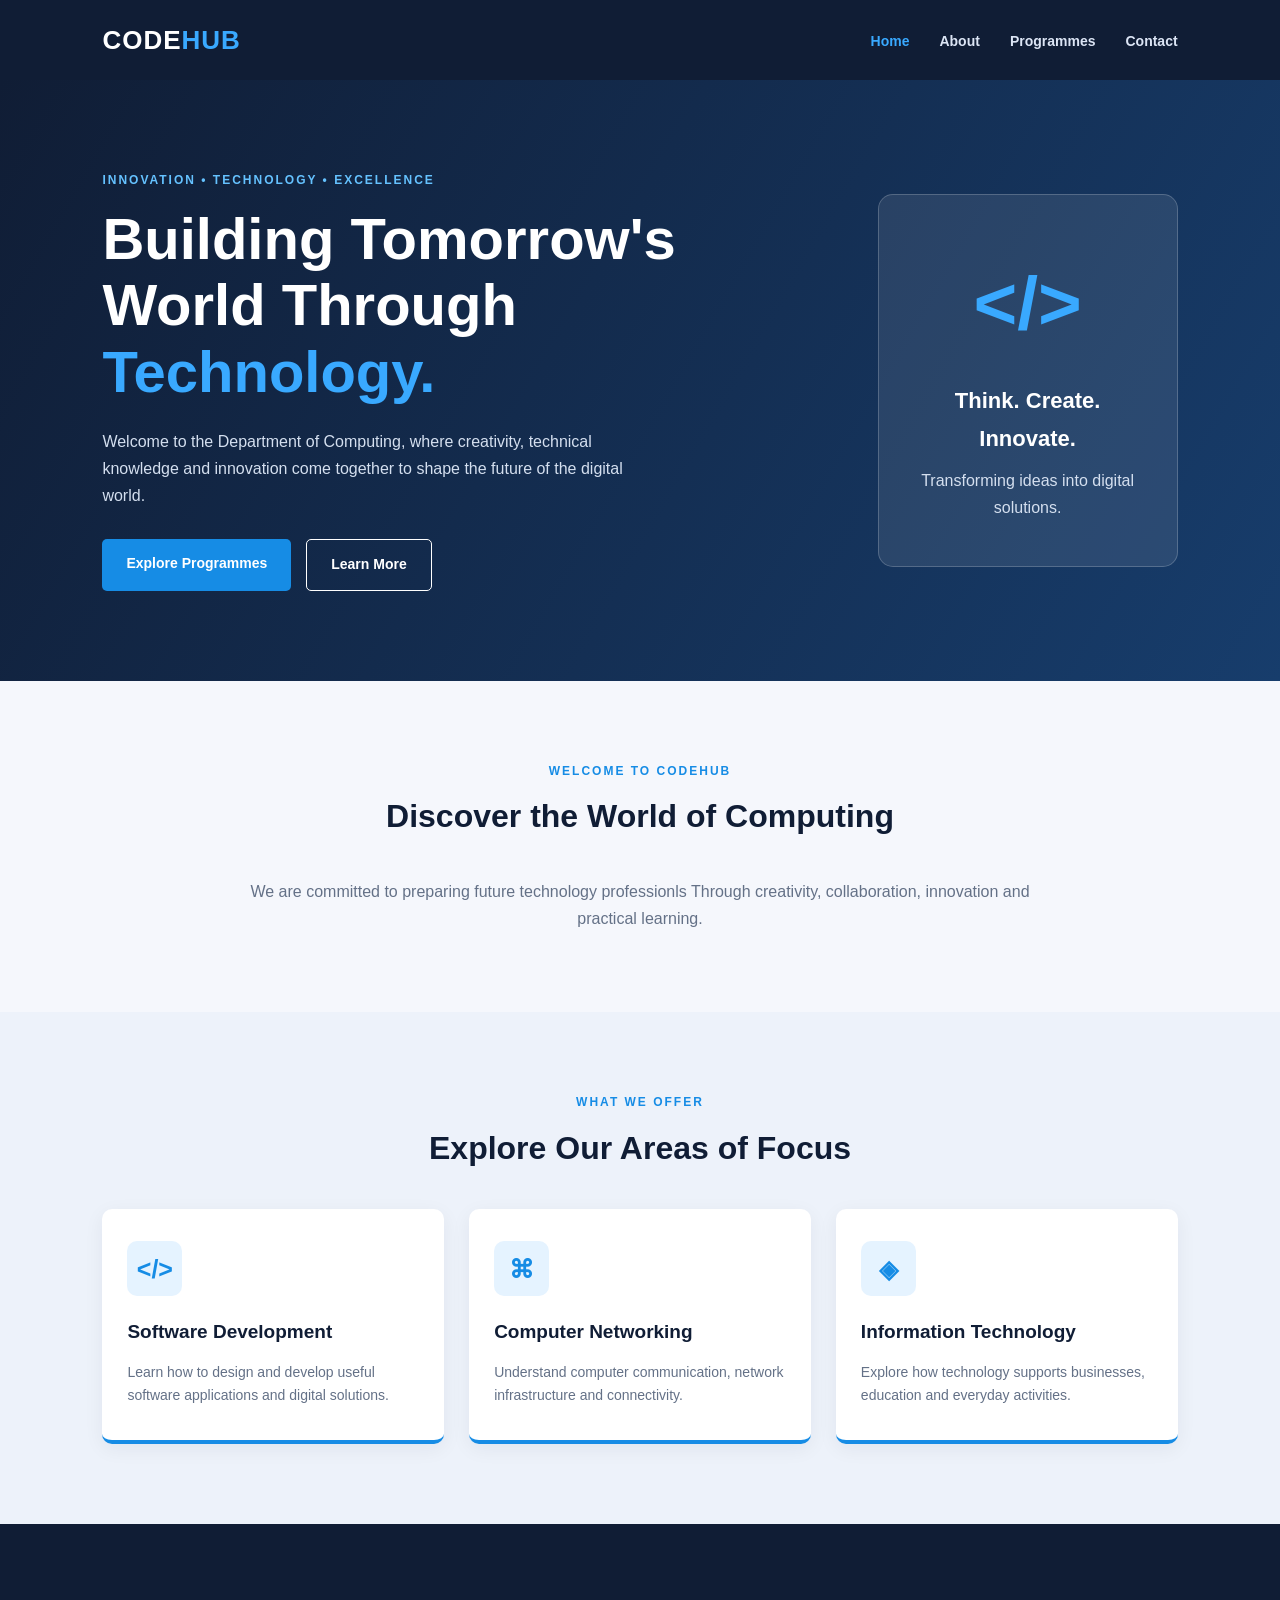
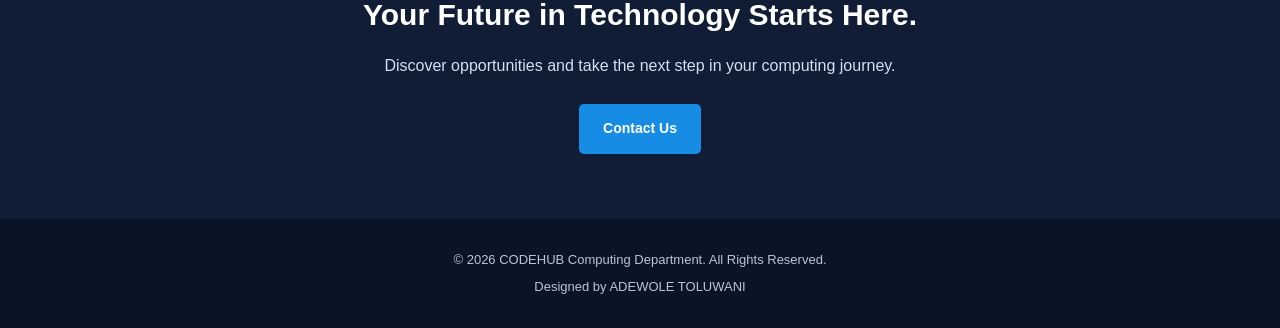
<file: index.html>
<!DOCTYPE html>
<html lang="en">
<head>
    <meta charset="UTF-8">
    <meta name="viewport" content="width=device-width, initial-scale=1.0">
    <title>Computing Department | Home</title>
    <link rel="stylesheet" href="style.css">
</head>
<body>

    <header>
        <nav class="navbar">
            <a href="index.html" class="logo">CODE<span>HUB</span></a>

            <ul class="nav-links">
                <li><a href="index.html" class="active">Home</a></li>
                <li><a href="about.html">About</a></li>
                <li><a href="programmes.html">Programmes</a></li>
                <li><a href="contact.html">Contact</a></li>
            </ul>
        </nav>
    </header>

    <main>
        <section class="hero">
            <div class="hero-content">
                <p class="eyebrow">INNOVATION • TECHNOLOGY • EXCELLENCE</p>

                <h1>Building Tomorrow's World Through <span>Technology.</span></h1>

                <p>
                    Welcome to the Department of Computing, where creativity,
                    technical knowledge and innovation come together to shape
                    the future of the digital world.
                </p>

                <div class="hero-buttons">
                    <a href="programmes.html" class="btn primary-btn">
                        Explore Programmes
                    </a>

                    <a href="about.html" class="btn outline-btn">
                        Learn More
                    </a>
                </div>
            </div>

            <div class="hero-card">
                <div class="code-symbol">&lt;/&gt;</div>
                <h2>Think. Create. Innovate.</h2>
                <p>Transforming ideas into digital solutions.</p>
            </div>
        </section>

        <section class="welcome section-padding">
            <div class="section-heading">
                <p class="eyebrow">WELCOME TO CODEHUB</p>
                <h2>Discover the World of Computing</h2>
            </div>

            <p class="welcome-text">
                We are committed to preparing future technology professionls Through
                creativity, collaboration, innovation and practical learning.
            </p>
        </section>

        <section class="highlights section-padding">
            <div class="section-heading">
                <p class="eyebrow">WHAT WE OFFER</p>
                <h2>Explore Our Areas of Focus</h2>
            </div>

            <div class="card-container">
                <article class="info-card">
                    <div class="card-icon">&lt;/&gt;</div>
                    <h3>Software Development</h3>
                    <p>
                        Learn how to design and develop useful software
                        applications and digital solutions.
                    </p>
                </article>

                <article class="info-card">
                    <div class="card-icon">⌘</div>
                    <h3>Computer Networking</h3>
                    <p>
                        Understand computer communication, network
                        infrastructure and connectivity.
                    </p>
                </article>

                <article class="info-card">
                    <div class="card-icon">◈</div>
                    <h3>Information Technology</h3>
                    <p>
                        Explore how technology supports businesses,
                        education and everyday activities.
                    </p>
                </article>
            </div>
        </section>

        <section class="call-to-action">
            <h2>Your Future in Technology Starts Here.</h2>
            <p>Discover opportunities and take the next step in your computing journey.</p>
            <a href="contact.html" class="btn primary-btn">Contact Us</a>
        </section>
    </main>

    <footer>
        <p>&copy; 2026 CODEHUB Computing Department. All Rights Reserved.</p>
        <p>Designed by ADEWOLE TOLUWANI</p>
    </footer>

</body>
</html>
</file>
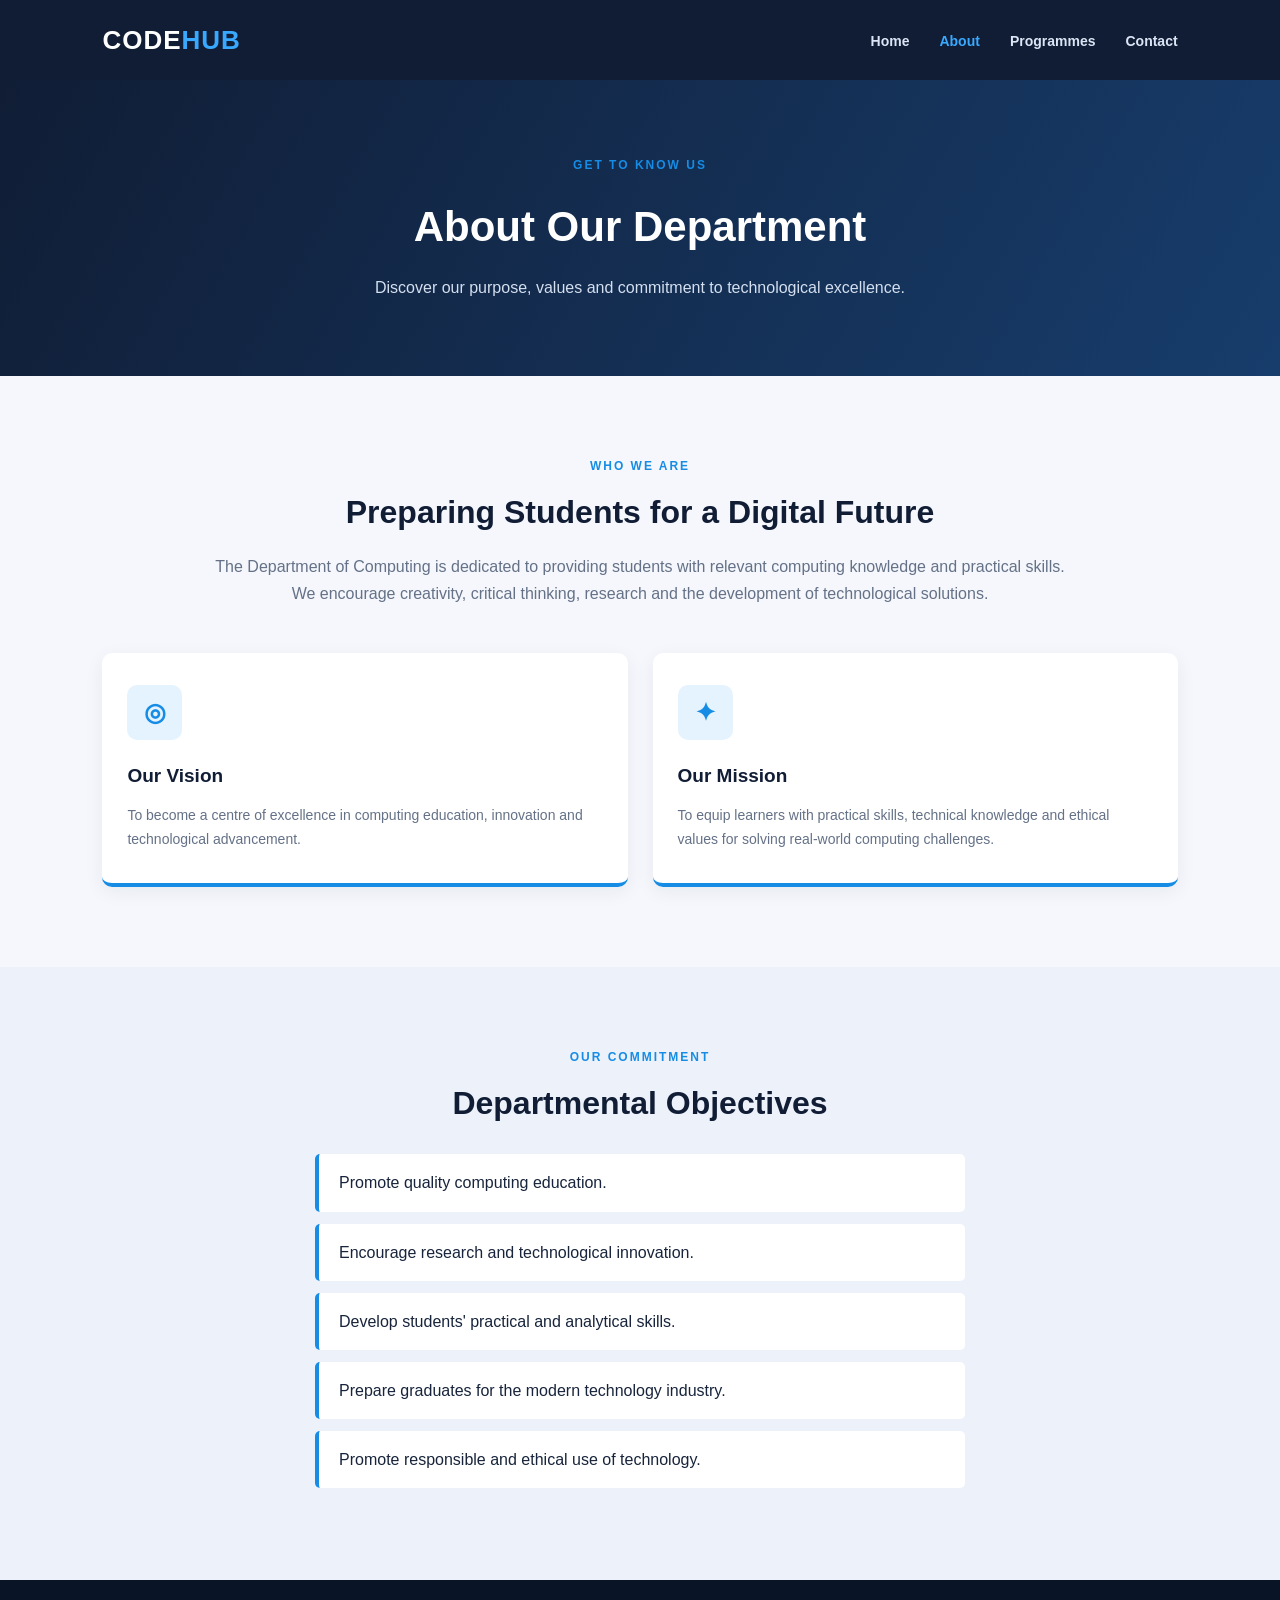
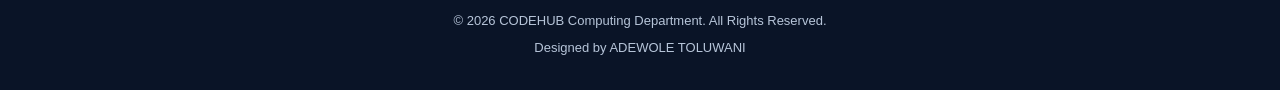
<file: about.html>
<!DOCTYPE html>
<html lang="en">
<head>
    <meta charset="UTF-8">
    <meta name="viewport" content="width=device-width, initial-scale=1.0">
    <title>About Us | CODEHUB</title>
    <link rel="stylesheet" href="style.css">
</head>
<body>

    <header>
        <nav class="navbar">
            <a href="index.html" class="logo">CODE<span>HUB</span></a>

            <ul class="nav-links">
                <li><a href="index.html">Home</a></li>
                <li><a href="about.html" class="active">About</a></li>
                <li><a href="programmes.html">Programmes</a></li>
                <li><a href="contact.html">Contact</a></li>
            </ul>
        </nav>
    </header>

    <main>
        <section class="page-banner">
            <p class="eyebrow">GET TO KNOW US</p>
            <h1>About Our Department</h1>
            <p>Discover our purpose, values and commitment to technological excellence.</p>
        </section>

        <section class="about-content section-padding">
            <div class="about-intro">
                <p class="eyebrow">WHO WE ARE</p>
                <h2>Preparing Students for a Digital Future</h2>
                <p>
                    The Department of Computing is dedicated to providing
                    students with relevant computing knowledge and practical
                    skills. We encourage creativity, critical thinking,
                    research and the development of technological solutions.
                </p>
            </div>

            <div class="mission-grid">
                <article class="info-card">
                    <div class="card-icon">◎</div>
                    <h3>Our Vision</h3>
                    <p>
                        To become a centre of excellence in computing education,
                        innovation and technological advancement.
                    </p>
                </article>

                <article class="info-card">
                    <div class="card-icon">✦</div>
                    <h3>Our Mission</h3>
                    <p>
                        To equip learners with practical skills, technical
                        knowledge and ethical values for solving real-world
                        computing challenges.
                    </p>
                </article>
            </div>
        </section>

        <section class="objectives section-padding">
            <p class="eyebrow">OUR COMMITMENT</p>
            <h2>Departmental Objectives</h2>

            <ul class="objective-list">
                <li>Promote quality computing education.</li>
                <li>Encourage research and technological innovation.</li>
                <li>Develop students' practical and analytical skills.</li>
                <li>Prepare graduates for the modern technology industry.</li>
                <li>Promote responsible and ethical use of technology.</li>
            </ul>
        </section>
    </main>

    <footer>
        <p>&copy; 2026 CODEHUB Computing Department. All Rights Reserved.</p>
        <p>Designed by ADEWOLE TOLUWANI</p>
    </footer>

</body>
</html>
</file>
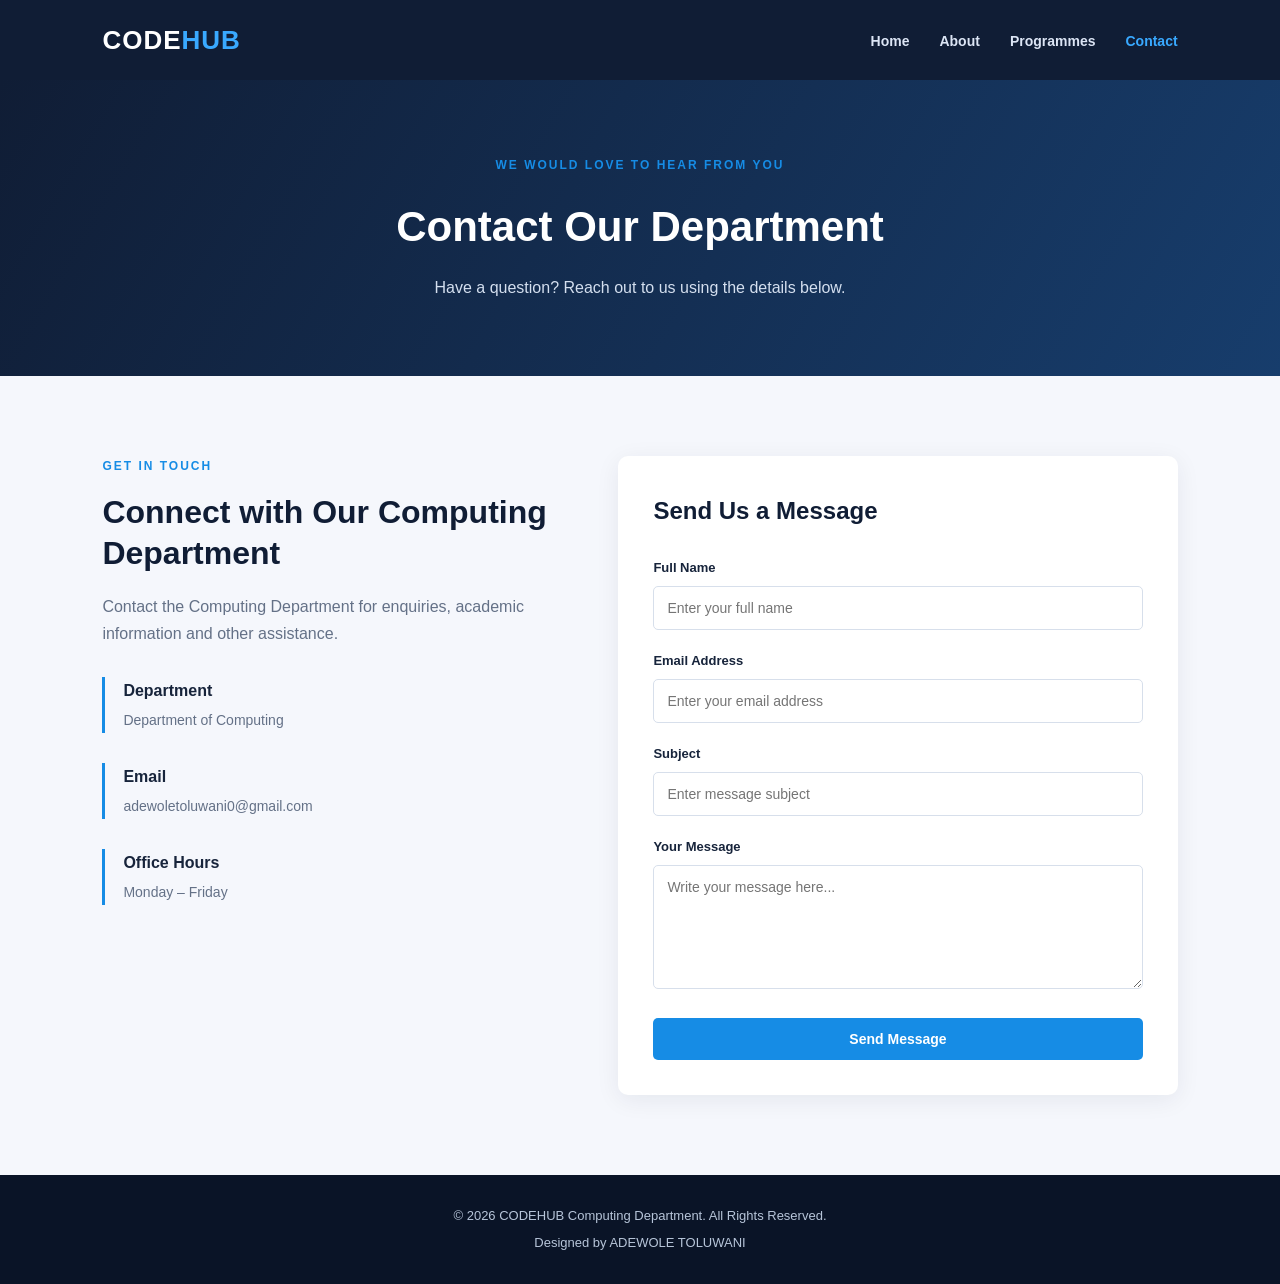
<file: contact.html>
<!DOCTYPE html>
<html lang="en">
<head>
    <meta charset="UTF-8">
    <meta name="viewport" content="width=device-width, initial-scale=1.0">
    <title>Contact Us | CODEHUB</title>
    <link rel="stylesheet" href="style.css">
</head>
<body>

    <header>
        <nav class="navbar">
            <a href="index.html" class="logo">CODE<span>HUB</span></a>

            <ul class="nav-links">
                <li><a href="index.html">Home</a></li>
                <li><a href="about.html">About</a></li>
                <li><a href="programmes.html">Programmes</a></li>
                <li><a href="contact.html" class="active">Contact</a></li>
            </ul>
        </nav>
    </header>

    <main>
        <section class="page-banner">
            <p class="eyebrow">WE WOULD LOVE TO HEAR FROM YOU</p>
            <h1>Contact Our Department</h1>
            <p>Have a question? Reach out to us using the details below.</p>
        </section>

        <section class="contact-section section-padding">

            <div class="contact-info">
                <p class="eyebrow">GET IN TOUCH</p>
                <h2>Connect with Our Computing Department</h2>
                <p>
                    Contact the Computing Department for enquiries,
                    academic information and other assistance.
                </p>

                <div class="contact-detail">
                    <h3>Department</h3>
                    <p>Department of Computing</p>
                </div>

                <div class="contact-detail">
                    <h3>Email</h3>
                    <p>adewoletoluwani0@gmail.com </p>
                </div>

                <div class="contact-detail">
                    <h3>Office Hours</h3>
                    <p>Monday – Friday</p>
                </div>
            </div>

            <form class="contact-form" action="#" method="post">
                <h2>Send Us a Message</h2>

                <label for="name">Full Name</label>
                <input type="text" id="name" name="name"
                    placeholder="Enter your full name" required>

                <label for="email">Email Address</label>
                <input type="email" id="email" name="email"
                    placeholder="Enter your email address" required>

                <label for="subject">Subject</label>
                <input type="text" id="subject" name="subject"
                    placeholder="Enter message subject" required>

                <label for="message">Your Message</label>
                <textarea id="message" name="message" rows="6"
                    placeholder="Write your message here..." required></textarea>

                <button type="submit" class="btn primary-btn">
                    Send Message
                </button>
            </form>

        </section>
    </main>

    <footer>
        <p>&copy; 2026 CODEHUB Computing Department. All Rights Reserved.</p>
        <p>Designed by ADEWOLE TOLUWANI</p>
    </footer>

</body>
</html>
</file>
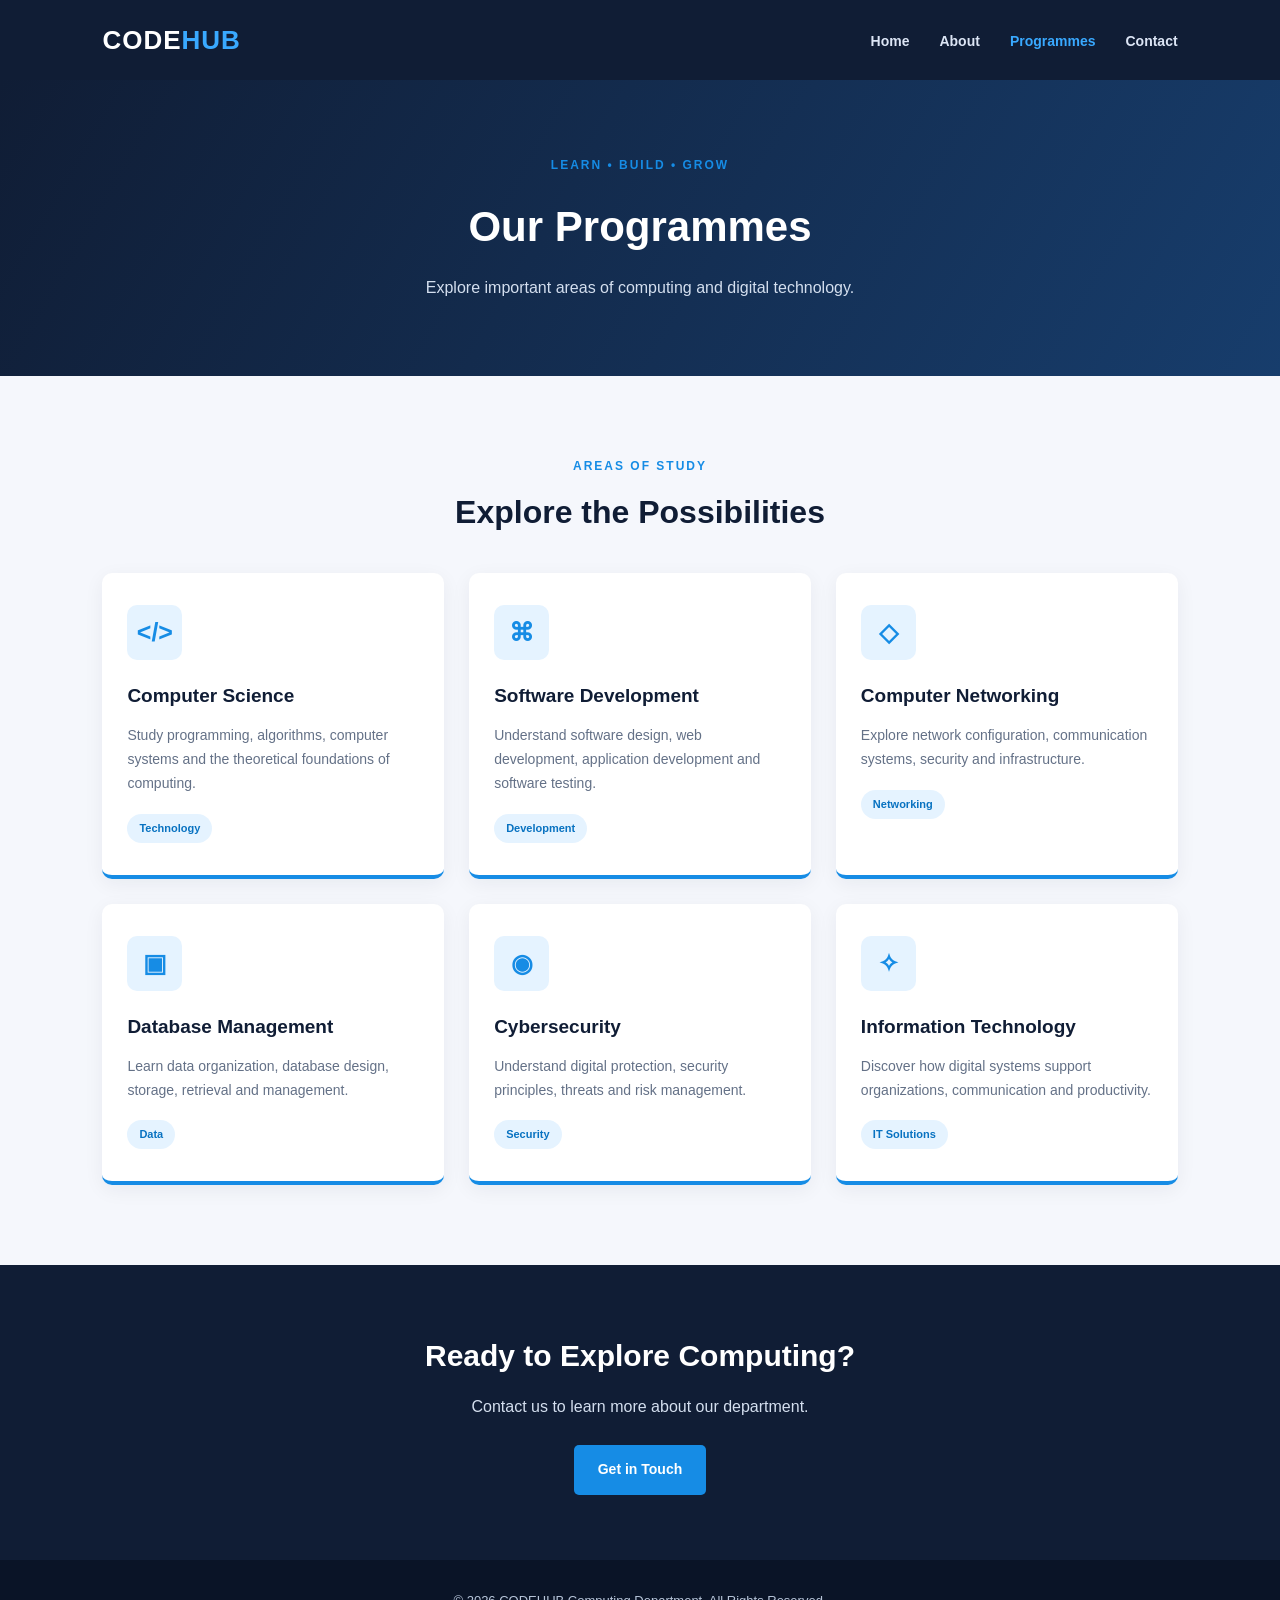
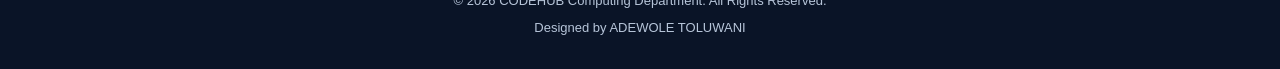
<file: programmes.html>
<!DOCTYPE html>
<html lang="en">
<head>
    <meta charset="UTF-8">
    <meta name="viewport" content="width=device-width, initial-scale=1.0">
    <title>Programmes | CODEHUB</title>
    <link rel="stylesheet" href="style.css">
</head>
<body>

    <header>
        <nav class="navbar">
            <a href="index.html" class="logo">CODE<span>HUB</span></a>

            <ul class="nav-links">
                <li><a href="index.html">Home</a></li>
                <li><a href="about.html">About</a></li>
                <li><a href="programmes.html" class="active">Programmes</a></li>
                <li><a href="contact.html">Contact</a></li>
            </ul>
        </nav>
    </header>

    <main>
        <section class="page-banner">
            <p class="eyebrow">LEARN • BUILD • GROW</p>
            <h1>Our Programmes</h1>
            <p>Explore important areas of computing and digital technology.</p>
        </section>

        <section class="programmes-section section-padding">
            <div class="section-heading">
                <p class="eyebrow">AREAS OF STUDY</p>
                <h2>Explore the Possibilities</h2>
            </div>

            <div class="card-container">

                <article class="info-card programme-card">
                    <div class="card-icon">&lt;/&gt;</div>
                    <h3>Computer Science</h3>
                    <p>
                        Study programming, algorithms, computer systems
                        and the theoretical foundations of computing.
                    </p>
                    <span class="course-label">Technology</span>
                </article>

                <article class="info-card programme-card">
                    <div class="card-icon">⌘</div>
                    <h3>Software Development</h3>
                    <p>
                        Understand software design, web development,
                        application development and software testing.
                    </p>
                    <span class="course-label">Development</span>
                </article>

                <article class="info-card programme-card">
                    <div class="card-icon">◇</div>
                    <h3>Computer Networking</h3>
                    <p>
                        Explore network configuration, communication
                        systems, security and infrastructure.
                    </p>
                    <span class="course-label">Networking</span>
                </article>

                <article class="info-card programme-card">
                    <div class="card-icon">▣</div>
                    <h3>Database Management</h3>
                    <p>
                        Learn data organization, database design,
                        storage, retrieval and management.
                    </p>
                    <span class="course-label">Data</span>
                </article>

                <article class="info-card programme-card">
                    <div class="card-icon">◉</div>
                    <h3>Cybersecurity</h3>
                    <p>
                        Understand digital protection, security
                        principles, threats and risk management.
                    </p>
                    <span class="course-label">Security</span>
                </article>

                <article class="info-card programme-card">
                    <div class="card-icon">✧</div>
                    <h3>Information Technology</h3>
                    <p>
                        Discover how digital systems support
                        organizations, communication and productivity.
                    </p>
                    <span class="course-label">IT Solutions</span>
                </article>

            </div>
        </section>

        <section class="call-to-action">
            <h2>Ready to Explore Computing?</h2>
            <p>Contact us to learn more about our department.</p>
            <a href="contact.html" class="btn primary-btn">Get in Touch</a>
        </section>
    </main>

    <footer>
        <p>&copy; 2026 CODEHUB Computing Department. All Rights Reserved.</p>
        <p>Designed by ADEWOLE TOLUWANI</p>
    </footer>

</body>
</html>
</file>
<file: style.css>
/* =================================
   CODEHUB COMPUTING DEPARTMENT
   Designed by ADEWOLE TOLUWANI
================================= */

/* GENERAL STYLING */

* {
    margin: 0;
    padding: 0;
    box-sizing: border-box;
}

html {
    scroll-behavior: smooth;
}

body {
    font-family: Arial, Helvetica, sans-serif;
    background: #f5f7fc;
    color: #17243b;
    line-height: 1.7;
}

a {
    text-decoration: none;
}

.section-padding {
    padding: 80px 8%;
}

/* NAVIGATION BAR */

header {
    background: #101d35;
    padding: 18px 8%;
}

.navbar {
    display: flex;
    align-items: center;
    justify-content: space-between;
    flex-wrap: wrap;
    gap: 20px;
}

.logo {
    color: white;
    font-size: 26px;
    font-weight: 800;
    letter-spacing: 1px;
}

.logo span {
    color: #39a9ff;
}

.nav-links {
    display: flex;
    list-style: none;
    gap: 30px;
    flex-wrap: wrap;
}

.nav-links a {
    color: #dce5f5;
    font-size: 14px;
    font-weight: 600;
    transition: 0.3s;
}

.nav-links a:hover,
.nav-links a.active {
    color: #39a9ff;
}

/* HERO SECTION */

.hero {
    min-height: 520px;
    background: linear-gradient(120deg, #101d35, #173d6c);
    color: white;
    padding: 90px 8%;
    display: flex;
    justify-content: space-between;
    align-items: center;
    gap: 50px;
}

.hero-content {
    max-width: 620px;
}

.eyebrow {
    color: #168ce5;
    font-size: 12px;
    font-weight: 800;
    letter-spacing: 2px;
    margin-bottom: 15px;
}

.hero .eyebrow {
    color: #65c2ff;
}

.hero h1 {
    font-size: clamp(36px, 5vw, 58px);
    line-height: 1.15;
    margin-bottom: 22px;
}

.hero h1 span {
    color: #39a9ff;
}

.hero-content > p:not(.eyebrow) {
    color: #d4dfef;
    max-width: 550px;
    margin-bottom: 30px;
}

.hero-buttons {
    display: flex;
    gap: 15px;
    flex-wrap: wrap;
}

/* BUTTONS */

.btn {
    display: inline-block;
    border: none;
    border-radius: 5px;
    padding: 13px 24px;
    font-size: 14px;
    font-weight: 700;
    cursor: pointer;
    transition: 0.3s;
}

.primary-btn {
    background: #168ce5;
    color: white;
}

.primary-btn:hover {
    background: #0872c1;
}

.outline-btn {
    border: 1px solid #ffffff;
    color: white;
}

.outline-btn:hover {
    background: white;
    color: #101d35;
}

/* HERO FEATURE CARD */

.hero-card {
    background: rgba(255, 255, 255, 0.09);
    border: 1px solid rgba(255, 255, 255, 0.2);
    border-radius: 15px;
    padding: 45px 35px;
    width: 300px;
    text-align: center;
}

.code-symbol {
    font-size: 75px;
    color: #39a9ff;
    font-weight: bold;
    margin-bottom: 15px;
}

.hero-card h2 {
    font-size: 22px;
    margin-bottom: 10px;
}

.hero-card p {
    color: #d4dfef;
}

/* SECTION HEADINGS */

.section-heading {
    text-align: center;
    margin-bottom: 40px;
}

.section-heading h2,
.about-intro h2,
.objectives h2,
.contact-info h2 {
    font-size: 32px;
    color: #101d35;
    line-height: 1.3;
}

/* WELCOME SECTION */

.welcome {
    text-align: center;
}

.welcome-text {
    max-width: 800px;
    margin: auto;
    color: #647187;
}

/* INFORMATION CARDS */

.highlights {
    background: #edf2fa;
}

.card-container {
    display: grid;
    grid-template-columns: repeat(3, 1fr);
    gap: 25px;
}

.info-card {
    background: white;
    padding: 32px 25px;
    border-radius: 10px;
    border-bottom: 4px solid #168ce5;
    box-shadow: 0 5px 20px rgba(16, 29, 53, 0.06);
    transition: 0.3s;
}

.info-card:hover {
    transform: translateY(-7px);
    box-shadow: 0 12px 25px rgba(16, 29, 53, 0.12);
}

.card-icon {
    width: 55px;
    height: 55px;
    background: #e5f3ff;
    color: #168ce5;
    border-radius: 10px;
    display: flex;
    align-items: center;
    justify-content: center;
    font-size: 25px;
    font-weight: bold;
    margin-bottom: 20px;
}

.info-card h3 {
    font-size: 19px;
    margin-bottom: 12px;
    color: #101d35;
}

.info-card p {
    font-size: 14px;
    color: #647187;
}

/* PAGE BANNER */

.page-banner {
    background: linear-gradient(120deg, #101d35, #173d6c);
    padding: 75px 8%;
    text-align: center;
    color: white;
}

.page-banner h1 {
    font-size: 42px;
    margin-bottom: 12px;
}

.page-banner p:not(.eyebrow) {
    color: #d4dfef;
}

/* ABOUT PAGE */

.about-intro {
    max-width: 850px;
    margin: 0 auto 45px;
    text-align: center;
}

.about-intro > p:last-child {
    color: #647187;
    margin-top: 20px;
}

.mission-grid {
    display: grid;
    grid-template-columns: repeat(2, 1fr);
    gap: 25px;
}

.objectives {
    background: #edf2fa;
    text-align: center;
}

.objective-list {
    max-width: 650px;
    margin: 30px auto 0;
    text-align: left;
    list-style: none;
}

.objective-list li {
    background: white;
    padding: 15px 20px;
    margin-bottom: 12px;
    border-left: 4px solid #168ce5;
    border-radius: 5px;
}

/* PROGRAMMES PAGE */

.programmes-section {
    background: #f5f7fc;
}

.programme-card {
    position: relative;
}

.course-label {
    display: inline-block;
    margin-top: 18px;
    padding: 5px 12px;
    border-radius: 20px;
    background: #e5f3ff;
    color: #0872c1;
    font-size: 11px;
    font-weight: bold;
}

/* CALL TO ACTION */

.call-to-action {
    background: #101d35;
    color: white;
    text-align: center;
    padding: 65px 8%;
}

.call-to-action h2 {
    font-size: 30px;
    margin-bottom: 12px;
}

.call-to-action p {
    color: #d4dfef;
    margin-bottom: 25px;
}

/* CONTACT PAGE */

.contact-section {
    display: grid;
    grid-template-columns: 1fr 1.2fr;
    gap: 50px;
}

.contact-info > p:not(.eyebrow) {
    color: #647187;
    margin-top: 18px;
}

.contact-detail {
    margin-top: 30px;
    padding-left: 18px;
    border-left: 3px solid #168ce5;
}

.contact-detail h3 {
    font-size: 16px;
    margin-bottom: 5px;
}

.contact-detail p {
    color: #647187;
    font-size: 14px;
}

.contact-form {
    background: white;
    padding: 35px;
    border-radius: 10px;
    box-shadow: 0 5px 25px rgba(16, 29, 53, 0.07);
}

.contact-form h2 {
    margin-bottom: 25px;
    color: #101d35;
}

.contact-form label {
    display: block;
    margin-bottom: 7px;
    font-weight: bold;
    font-size: 13px;
}

.contact-form input,
.contact-form textarea {
    width: 100%;
    padding: 13px;
    margin-bottom: 20px;
    border: 1px solid #d7dfeb;
    border-radius: 5px;
    font-family: inherit;
    font-size: 14px;
    outline: none;
}

.contact-form input:focus,
.contact-form textarea:focus {
    border-color: #168ce5;
}

.contact-form textarea {
    resize: vertical;
}

.contact-form button {
    width: 100%;
}

/* FOOTER */

footer {
    background: #0a1427;
    color: #b7c5d9;
    padding: 25px 8%;
    text-align: center;
    font-size: 13px;
}

footer p {
    margin: 5px 0;
}

/* RESPONSIVE DESIGN */

@media (max-width: 900px) {

    .hero {
        flex-direction: column;
        align-items: flex-start;
    }

    .hero-card {
        width: 100%;
    }

    .card-container {
        grid-template-columns: repeat(2, 1fr);
    }

    .contact-section {
        grid-template-columns: 1fr;
    }
}

@media (max-width: 600px) {

    header {
        padding: 18px 5%;
    }

    .navbar {
        flex-direction: column;
    }

    .nav-links {
        justify-content: center;
        gap: 15px;
    }

    .hero {
        padding: 65px 6%;
    }

    .hero h1 {
        font-size: 36px;
    }

    .hero-card {
        padding: 30px 20px;
    }

    .section-padding {
        padding: 55px 6%;
    }

    .card-container,
    .mission-grid {
        grid-template-columns: 1fr;
    }

    .page-banner {
        padding: 55px 6%;
    }

    .page-banner h1 {
        font-size: 32px;
    }

    .section-heading h2,
    .about-intro h2,
    .objectives h2,
    .contact-info h2 {
        font-size: 26px;
    }

    .contact-form {
        padding: 22px;
    }

    .call-to-action h2 {
        font-size: 25px;
    }
}
</file>
